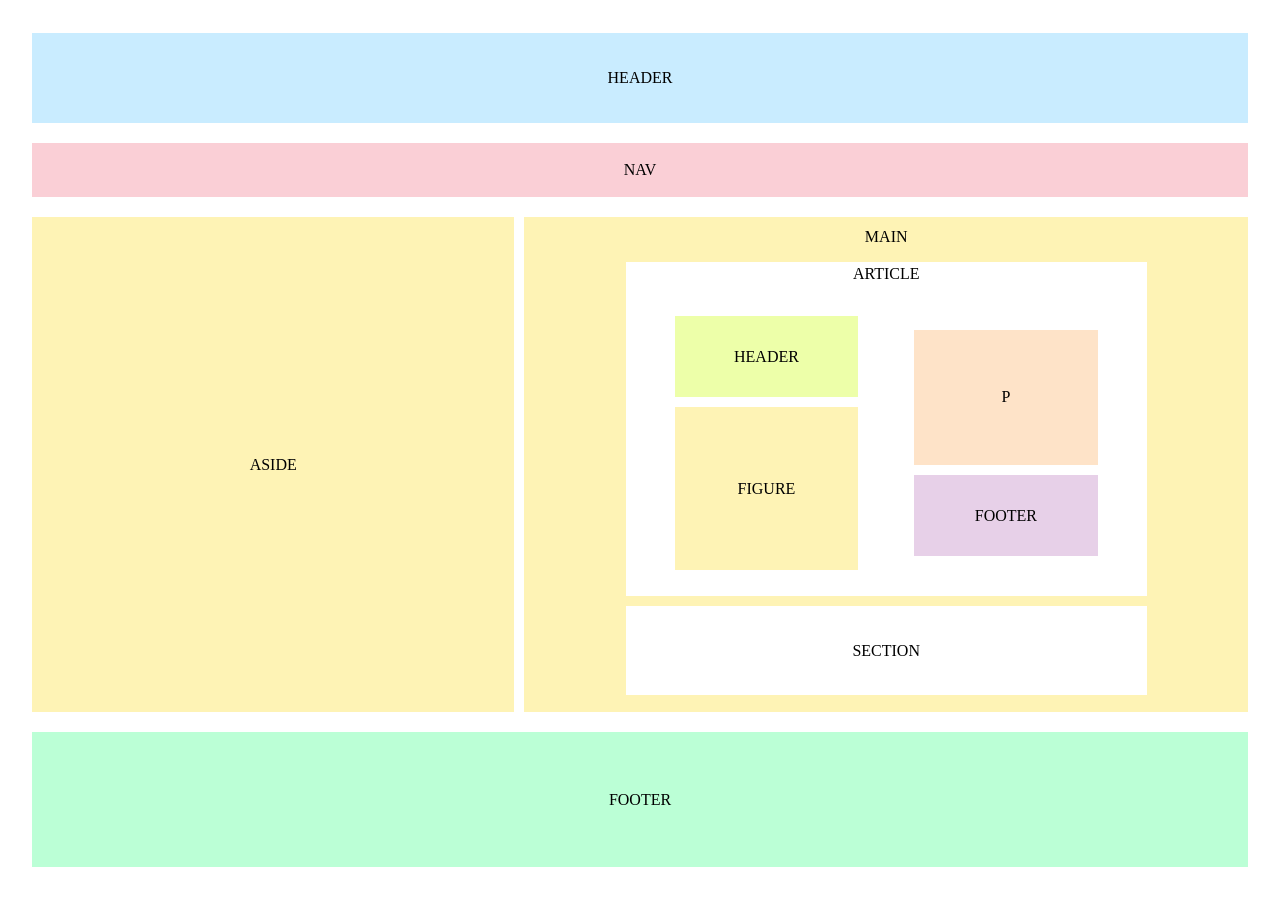
<file: Diseño_Responsive_Prueba/index.html>
<!DOCTYPE html>
<html lang="en">
<head>
    <meta charset="UTF-8">
    <meta name="viewport" content="width=device-width, initial-scale=1.0">
    <title>Document</title>
    <link rel="stylesheet" href="style.css">
</head>
<body>
    <header class="header-body">HEADER</header>
    <nav>NAV</nav>
    <div class="contenedor">
        <aside>ASIDE</aside>
        <main>MAIN
            <div class="contenedor-main">
                <article>ARTICLE
                    <div class="contenedor-article">
                        <div class="contenedor-article-izq">
                            <header class="header-main">HEADER</header>
                            <figure>FIGURE</figure>
                        </div>
                        <div class="contenedor-article-der">
                            <p>P</p>
                            <footer class="footer-main">FOOTER</footer>
                        </div>
                    </div>
                </article>
                <section>SECTION</section>
            </div>
        </main>
    </div>
    <footer class="footer-body">FOOTER</footer>
</body>
</html>
</file>
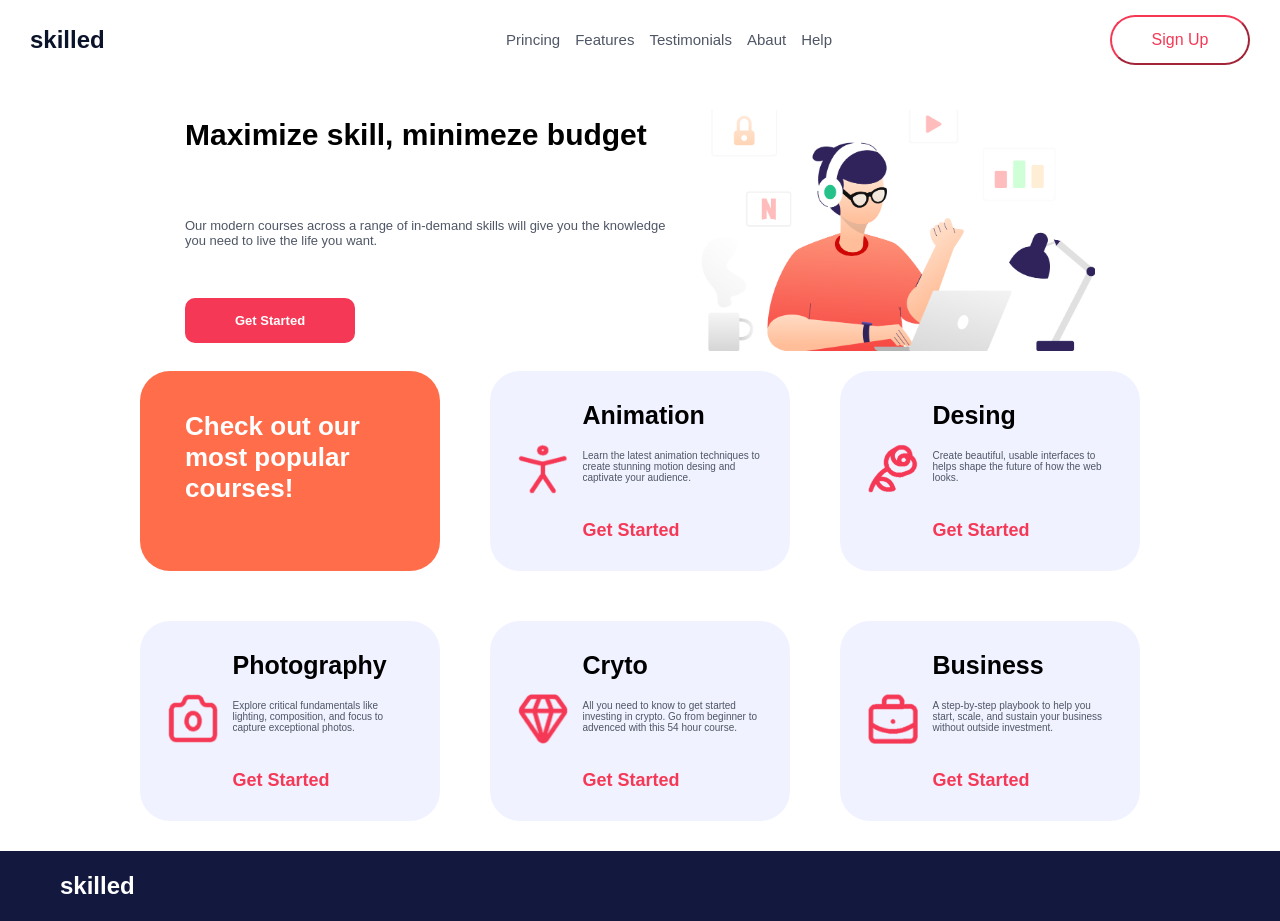
<file: Landing_responsive/index.html>
<!DOCTYPE html>
<html lang="en">
<head>
    <meta charset="UTF-8">
    <meta name="viewport" content="width=device-width, initial-scale=1.0">
    <title>Document</title>
    <link rel="stylesheet" href="style.css">
</head>
<body class="body">
    <header class="header-principal">
        <nav class="navbar">
            <h1 class="logo">skilled</h1>
            <label class="label-hamburguesa" for="menu-hamburguesa">
                <svg xmlns="http://www.w3.org/2000/svg" 
                    width="35" 
                    height="35" 
                    fill="currentColor" 
                    class="list-icon" 
                    viewBox="0 0 16 16"
                >
                    <path fill-rule="evenodd" d="M2.5 12a.5.5 0 0 1 .5-.5h10a.5.5 0 0 1 0 1H3a.5.5 0 0 1-.5-.5m0-4a.5.5 0 0 1 .5-.5h10a.5.5 0 0 1 0 1H3a.5.5 0 0 1-.5-.5m0-4a.5.5 0 0 1 .5-.5h10a.5.5 0 0 1 0 1H3a.5.5 0 0 1-.5-.5"/>
                </svg>
            </label>
            <input type="checkbox" class="menu-hamburguesa" id="menu-hamburguesa">
            <ul class="ul-links">
                <div class="links-sin-boton">
                    <li class="li-links">
                        <a href="#" class="link">Princing</a>
                    </li>
                    <li class="li-links">
                        <a href="#" class="link">Features</a>
                    </li>
                    <li class="li-links">
                        <a href="#" class="link">Testimonials</a>
                    </li>
                    <li class="li-links">
                        <a href="#" class="link">Abaut</a>
                    </li>
                    <li class="li-links">
                        <a href="#" class="link">Help</a>
                    </li>
                </div>
                <button class="boton-sing-up">Sign Up</button>
            </ul>
            
        </nav>
    </header>
    <main class="main">
        <div class="contenedor-principal">
            <section class="section-principal">
                <h2 class="titulo-section-principal">Maximize skill, minimeze budget</h2>
                <p class="parrafo-section-principal">Our modern courses across a range of in-demand skills will give you the knowledge you need to live the life you want.</p>
                <button class="boton-get-started">Get Started</button>
            </section>
            <figure class="figure-principal">
                <img src="/Landing_responsive/image.png" alt="parcerito" class="imagen">
            </figure>
        </div>
        <section class="section-tarjetas">
            <div class="tarjeta-principal">
                <article class="article-principal">
                    <h3 class="texto-article-principal">Check out our most popular courses!</h3>
                </article>
            </div>
            <div class="tarjetas">
                <figure class="figure-tarjetas">
                    <img src="/Landing_responsive/Animation.png" alt="parcerito" class="logo-tarjetas">
                </figure>
                <article class="article-estandar">
                    <h3 class="titulo-article-estandar">Animation</h3>
                    <p class="parrafo-article">Learn the latest animation techniques to create stunning motion desing and captivate your audience.</p>
                    <button class="boton-tarjetas">Get Started</button>
                </article>
            </div>
            <div class="tarjetas">
                <figure class="figure-tarjetas">
                    <img src="/Landing_responsive/Desing.png" alt="parcerito" class="logo-tarjetas">
                </figure>
                <article class="article-estandar">
                    <h3 class="titulo-article-estandar">Desing</h3>
                    <p class="parrafo-article">Create beautiful, usable interfaces to helps shape the future of how the web looks.</p>
                    <button class="boton-tarjetas">Get Started</button>
                </article>
            </div>
            <div class="tarjetas">
                <figure class="figure-tarjetas">
                    <img src="/Landing_responsive/Photography.png" alt="parcerito" class="logo-tarjetas">
                </figure>
                <article class="article-estandar">
                    <h3 class="titulo-article-estandar">Photography</h3>
                    <p class="parrafo-article">Explore critical fundamentals like lighting, composition, and focus to capture exceptional photos.</p>
                    <button class="boton-tarjetas">Get Started</button>
                </article>
            </div>
            <div class="tarjetas">
                <figure class="figure-tarjetas">
                    <img src="/Landing_responsive/Crypto.png" alt="parcerito" class="logo-tarjetas">
                </figure>
                <article class="article-estandar">
                    <h3 class="titulo-article-estandar">Cryto</h3>
                    <p class="parrafo-article">All you need to know to get started investing in crypto. Go from beginner to advenced with this 54 hour course.</p>
                    <button class="boton-tarjetas">Get Started</button>
                </article>
            </div>
            <div class="tarjetas">
                <figure class="figure-tarjetas">
                    <img src="/Landing_responsive/Business.png" alt="parcerito" class="logo-tarjetas">
                </figure>
                <article class="article-estandar">
                    <h3 class="titulo-article-estandar">Business</h3>
                    <p class="parrafo-article">A step-by-step playbook to help you start, scale, and sustain your business without outside investment.</p>
                    <button class="boton-tarjetas">Get Started</button>
                </article>
            </div>
        </section>
    </main>
    <footer class="footer">
        <h2 class="text-footer">skilled</h2>
    </footer>
</body>
</html>
</file>
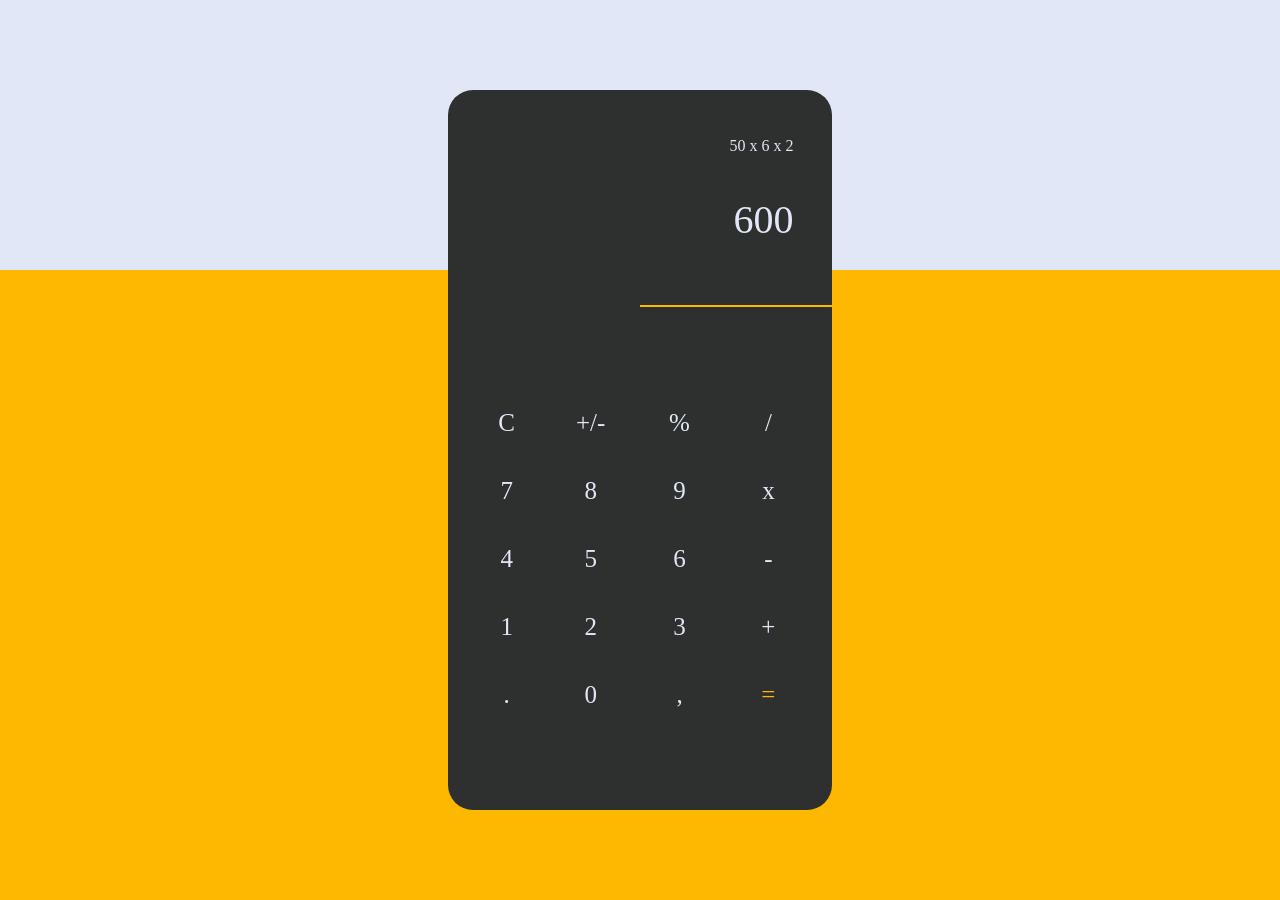
<file: Reto_02/index.html>
<!DOCTYPE html>
<html lang="en">
<head>
    <meta charset="UTF-8">
    <meta name="viewport" content="width=device-width, initial-scale=1.0">
    <title>Document</title>
    <link rel="stylesheet" href="style.css">
</head>
<body>
    <div class="fondo">
        <div class="calculadora">
            <div class="salida">
                <div class="resumen">50 x 6 x 2</div>
                <div class="resultado">600</div>
            </div>
            <div class="linea">
                <div class="color"></div>
            </div>
            <div class="ingreso">
                <div class="columna1">
                    <div class="Borrar">C</div>
                    <div class="7">7</div>
                    <div class="4">4</div>
                    <div class="1">1</div>
                    <div class="vacio">.</div>
                </div>
                <div class="columna2">
                    <div class="signo">+/-</div>
                    <div class="8">8</div>
                    <div class="5">5</div>
                    <div class="2">2</div>
                    <div class="0">0</div>
                </div>
                <div class="columna3">
                    <div class="porcentaje">%</div>
                    <div class="9">9</div>
                    <div class="6">6</div>
                    <div class="3">3</div>
                    <div class="coma">,</div>
                </div>
                <div class="columna4">
                    <div class="div">/</div>
                    <div class="multi">x</div>
                    <div class="menos">-</div>
                    <div class="mas">+</div>
                    <div class="igual">=</div>
                </div>

            </div>
        </div>
    </div>
</body>
</html>
</file>
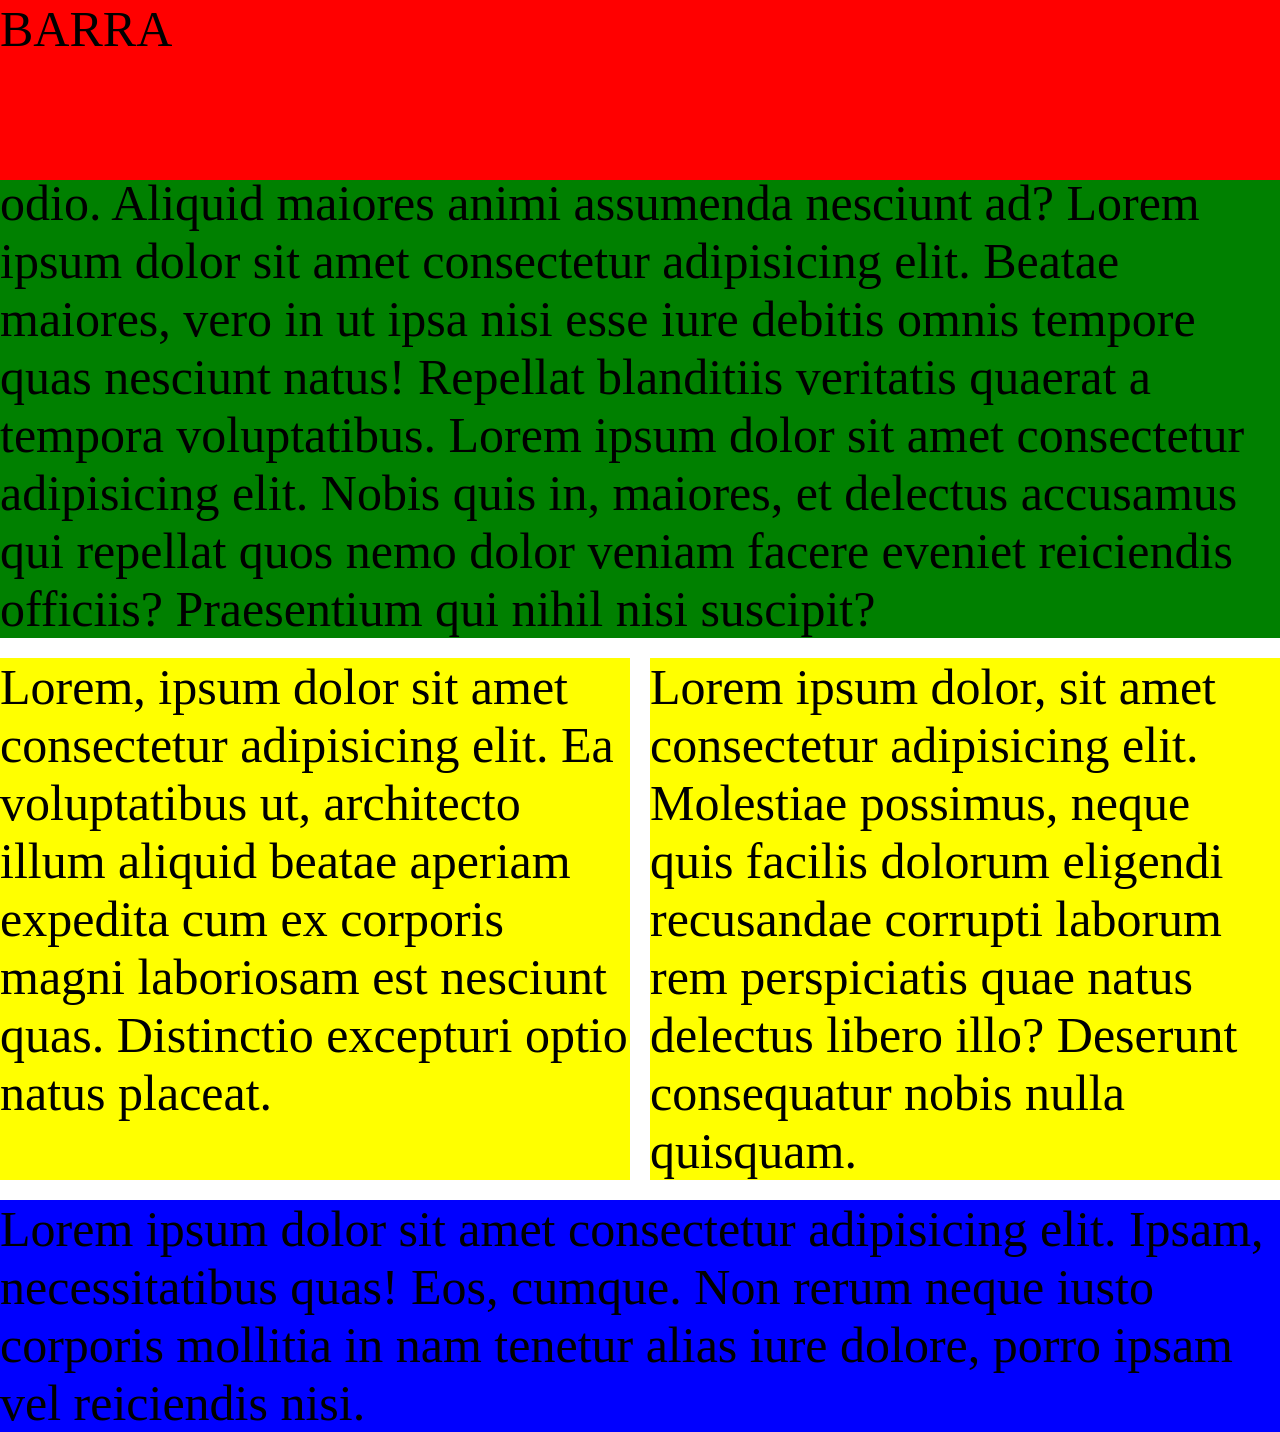
<file: Posiciones/Fixed/index.html>
<!DOCTYPE html>
<html lang="en">
<head>
    <meta charset="UTF-8">
    <meta name="viewport" content="width=device-width, initial-scale=1.0">
    <title>Document</title>
    <link rel="stylesheet" href="style.css">
</head>
<body>
    <div class="rojo">
        BARRA
    </div>
    <div class="verde">
        Lorem ipsum dolor sit amet consectetur, adipisicing elit. Temporibus eaque placeat facilis fugiat porro cum sed accusamus unde enim quos, reprehenderit repudiandae, nam odio. Aliquid maiores animi assumenda nesciunt ad?
        Lorem ipsum dolor sit amet consectetur adipisicing elit. Beatae maiores, vero in ut ipsa nisi esse iure debitis omnis tempore quas nesciunt natus! Repellat blanditiis veritatis quaerat a tempora voluptatibus.
        Lorem ipsum dolor sit amet consectetur adipisicing elit. Nobis quis in, maiores, et delectus accusamus qui repellat quos nemo dolor veniam facere eveniet reiciendis officiis? Praesentium qui nihil nisi suscipit?
    </div>
    <div class="contenedor">
        <div class="amarillo">
            Lorem, ipsum dolor sit amet consectetur adipisicing elit. Ea voluptatibus ut, architecto illum aliquid beatae aperiam expedita cum ex corporis magni laboriosam est nesciunt quas. Distinctio excepturi optio natus placeat.
        </div>
        <div class="amarillo">
            Lorem ipsum dolor, sit amet consectetur adipisicing elit. Molestiae possimus, neque quis facilis dolorum eligendi recusandae corrupti laborum rem perspiciatis quae natus delectus libero illo? Deserunt consequatur nobis nulla quisquam.
        </div>
    </div>
    <div class="azul">
        Lorem ipsum dolor sit amet consectetur adipisicing elit. Ipsam, necessitatibus quas! Eos, cumque. Non rerum neque iusto corporis mollitia in nam tenetur alias iure dolore, porro ipsam vel reiciendis nisi.
    </div>
</body>
</html>
</file>
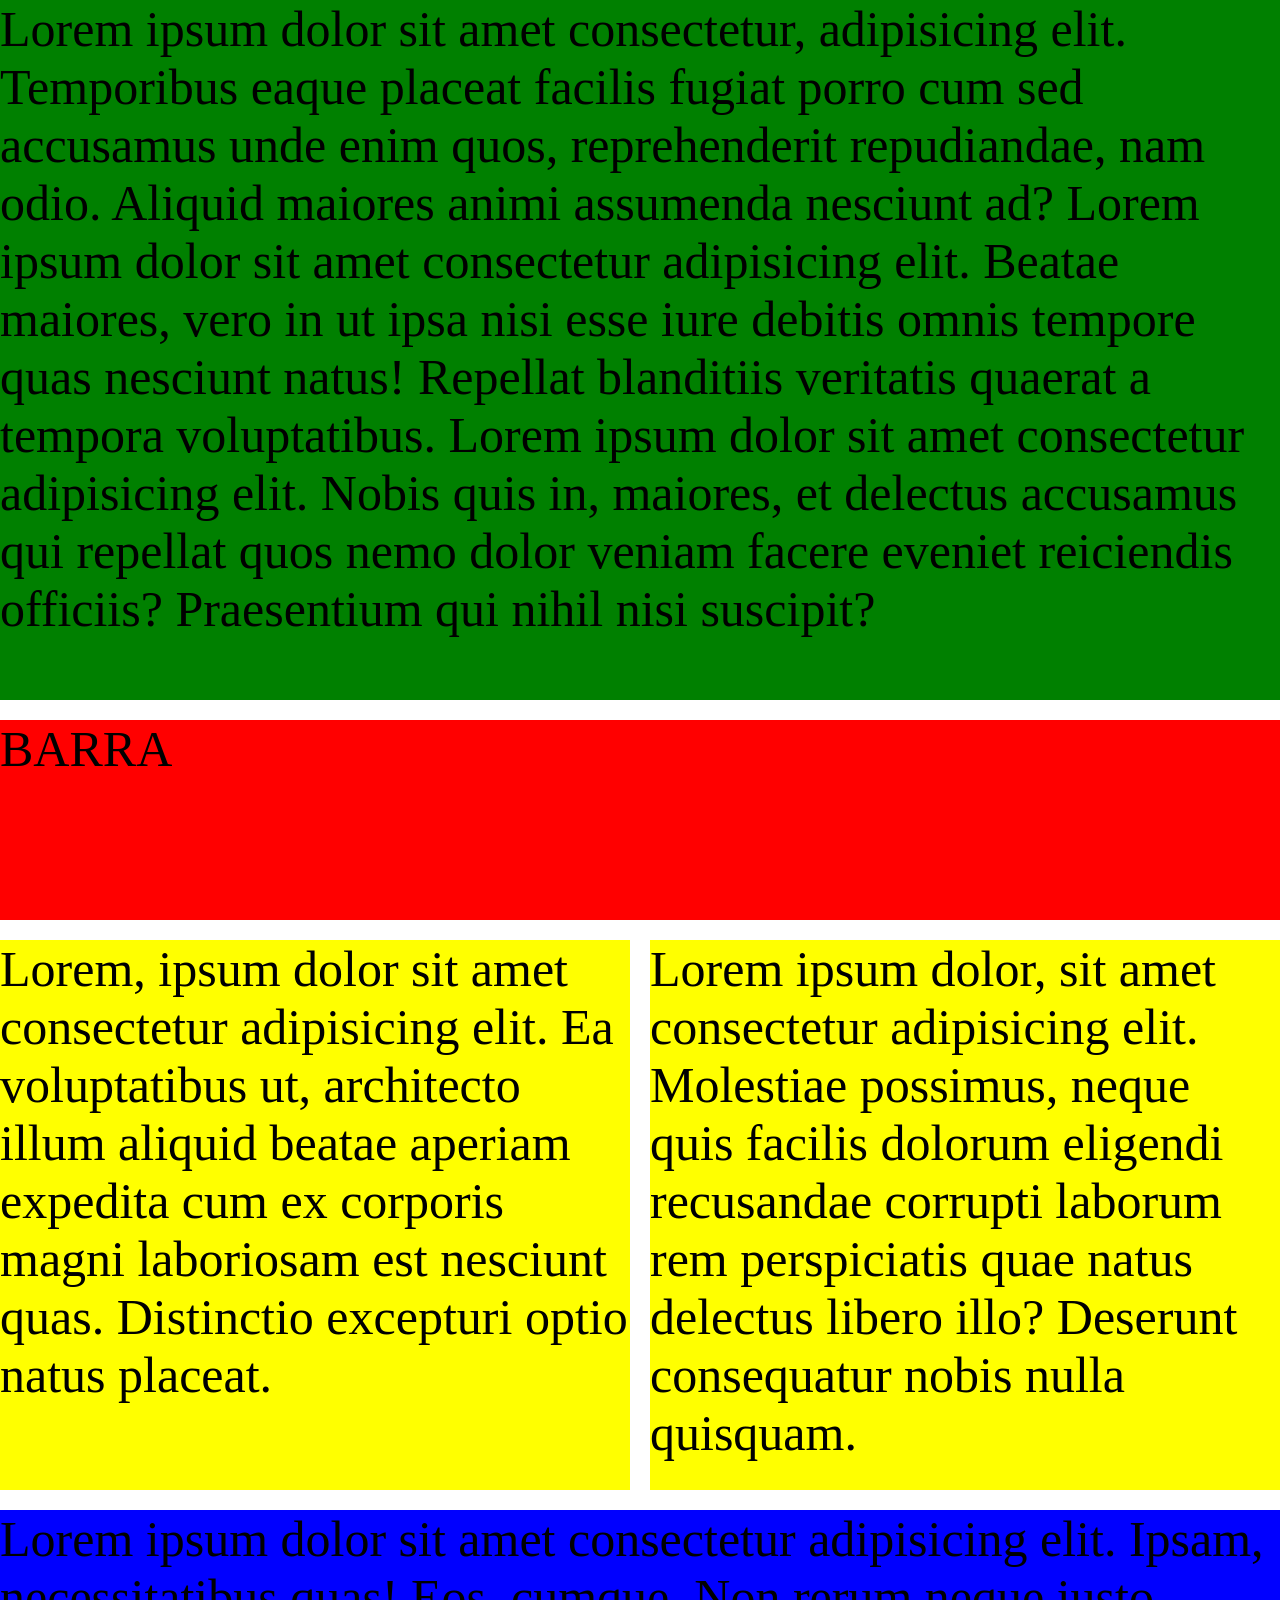
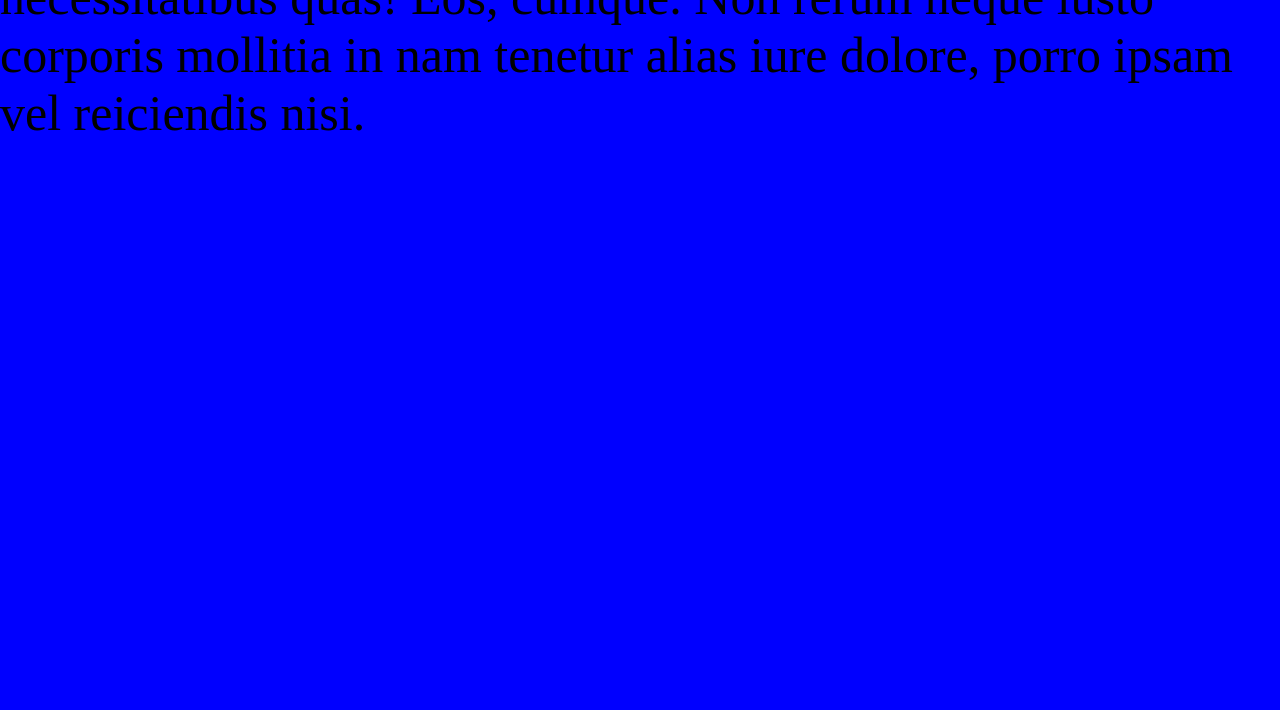
<file: Posiciones/Sticky/index.html>
<!DOCTYPE html>
<html lang="en">
<head>
    <meta charset="UTF-8">
    <meta name="viewport" content="width=device-width, initial-scale=1.0">
    <title>Document</title>
    <link rel="stylesheet" href="style.css">
</head>
<body>
    <div class="verde">
        Lorem ipsum dolor sit amet consectetur, adipisicing elit. Temporibus eaque placeat facilis fugiat porro cum sed accusamus unde enim quos, reprehenderit repudiandae, nam odio. Aliquid maiores animi assumenda nesciunt ad?
        Lorem ipsum dolor sit amet consectetur adipisicing elit. Beatae maiores, vero in ut ipsa nisi esse iure debitis omnis tempore quas nesciunt natus! Repellat blanditiis veritatis quaerat a tempora voluptatibus.
        Lorem ipsum dolor sit amet consectetur adipisicing elit. Nobis quis in, maiores, et delectus accusamus qui repellat quos nemo dolor veniam facere eveniet reiciendis officiis? Praesentium qui nihil nisi suscipit?
    </div>
    <div class="rojo">
        BARRA
    </div>
    <div class="contenedor">
        <div class="amarillo">
            Lorem, ipsum dolor sit amet consectetur adipisicing elit. Ea voluptatibus ut, architecto illum aliquid beatae aperiam expedita cum ex corporis magni laboriosam est nesciunt quas. Distinctio excepturi optio natus placeat.
        </div>
        <div class="amarillo">
            Lorem ipsum dolor, sit amet consectetur adipisicing elit. Molestiae possimus, neque quis facilis dolorum eligendi recusandae corrupti laborum rem perspiciatis quae natus delectus libero illo? Deserunt consequatur nobis nulla quisquam.
        </div>
    </div>
    <div class="azul">
        Lorem ipsum dolor sit amet consectetur adipisicing elit. Ipsam, necessitatibus quas! Eos, cumque. Non rerum neque iusto corporis mollitia in nam tenetur alias iure dolore, porro ipsam vel reiciendis nisi.
    </div>
</body>
</html>
</file>
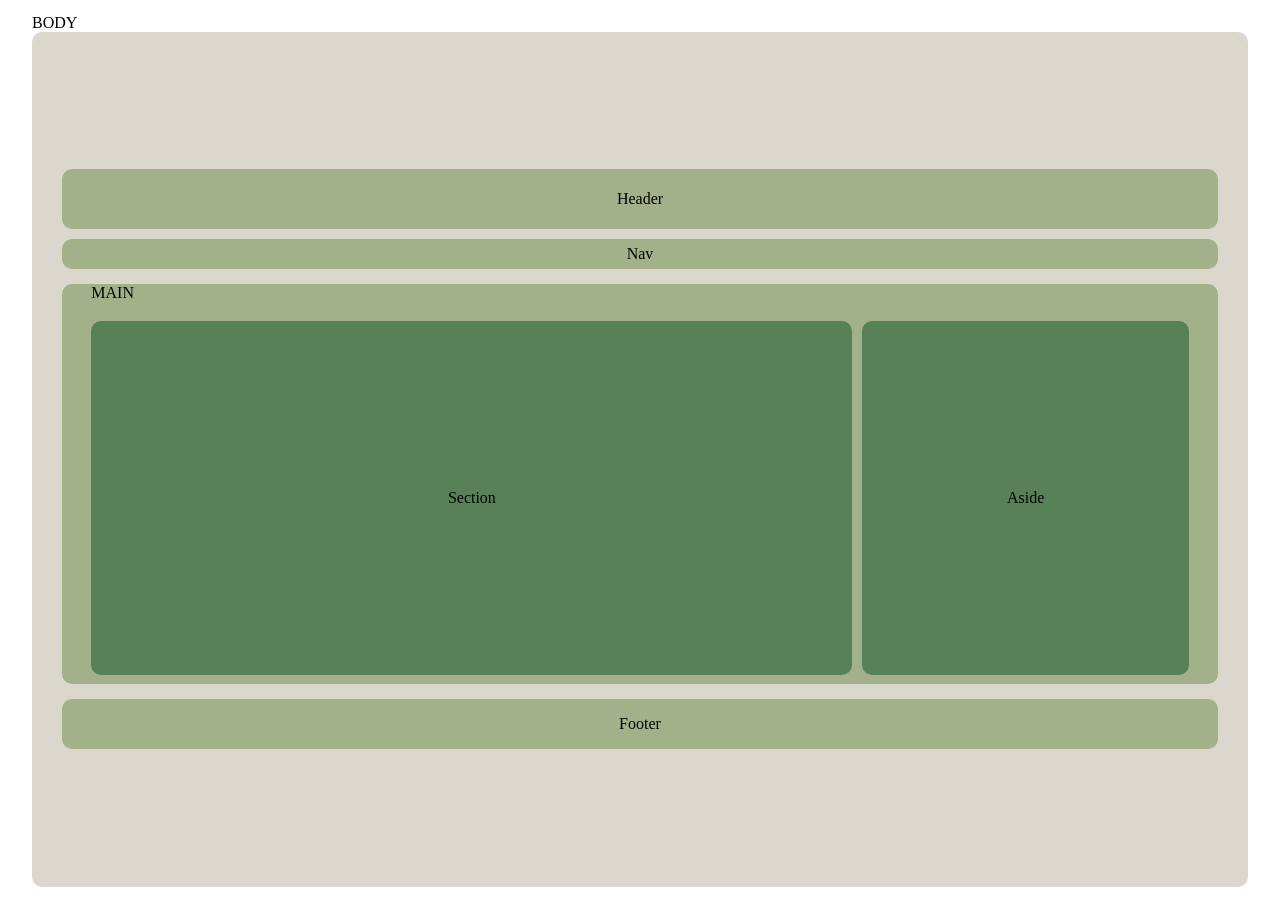
<file: Reto_01/Referencia_01/index.html>
<!DOCTYPE html>
<html lang="en">
<head>
    <meta charset="UTF-8">
    <meta name="viewport" content="width=device-width, initial-scale=1.0">
    <title>Ejercicio_Foto1</title>
    <link rel="stylesheet" href="style.css">
</head>
<body class="body">
    <div class="text">BODY</div>
    <div class="body-content">
        <div class="header">
            <div class="header-inside">Header</div>
            <div class="nav">Nav</div>
        </div>
        <div class="main">
            <div class="text">MAIN</div>
            <div class="content">
                <div class="section">Section</div>
                <div class="aside">Aside</div>
            </div>
        </div>
        <div class="footer">Footer</div>
    </div>
</body>
</html>
</file>
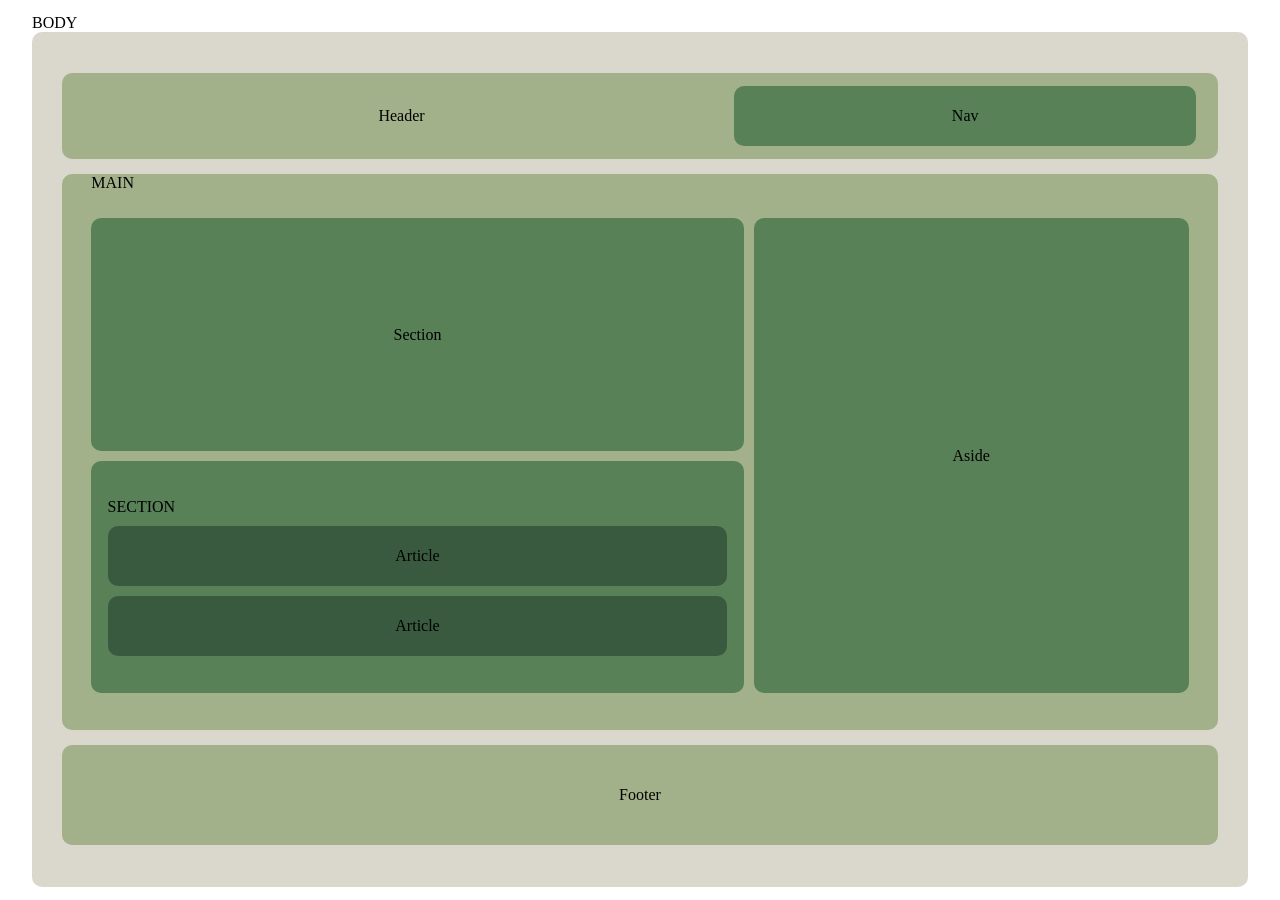
<file: Reto_01/Referencia_02/index.html>
<!DOCTYPE html>
<html lang="en">
<head>
    <meta charset="UTF-8">
    <meta name="viewport" content="width=device-width, initial-scale=1.0">
    <title>Ejercicio_foto2</title>
    <link rel="stylesheet" href="style.css">
</head>
<body class="body">
    <div class="text">BODY</div>
    <div class="body-content">
        <div class="header-content">
            <div class="header">Header</div>
            <div class="nav">Nav</div>
        </div>
        <div class="main">
            <div class="text">MAIN</div>
            <div class="contenedor">
                <div class="content">
                    <div class="section1">Section</div>
                    <div class="section2">
                        <div class="text">SECTION</div>
                        <div class="article">Article</div>
                        <div class="article">Article</div>
                    </div>
                </div>
                <div class="aside">Aside</div>
            </div>
        </div>
        <div class="footer">Footer</div>
    </div>
</body>
</html>
</file>
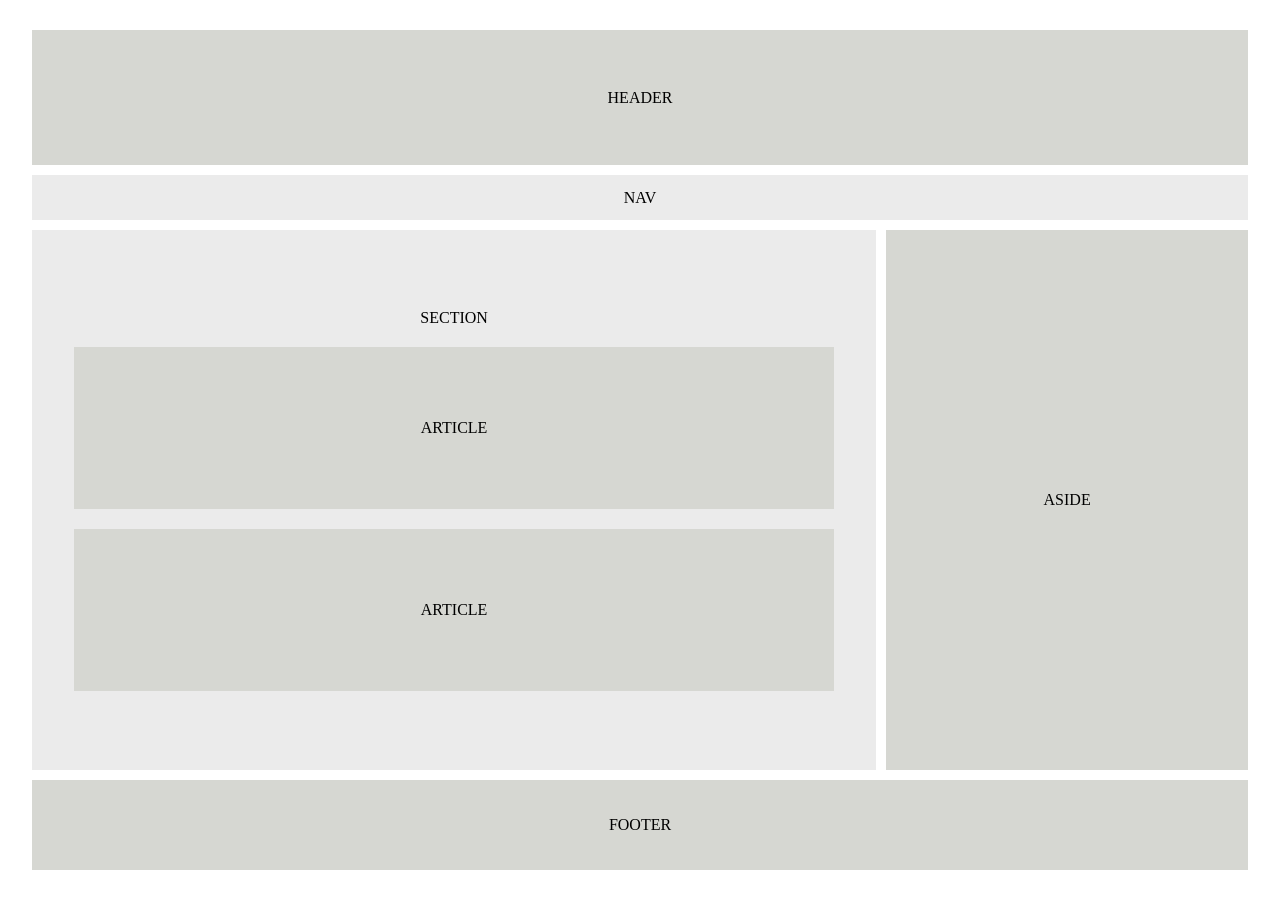
<file: Reto_03/02/index.html>
<!DOCTYPE html>
<html lang="en">
<head>
    <meta charset="UTF-8">
    <meta name="viewport" content="width=device-width, initial-scale=1.0">
    <title>Document</title>
    <link rel="stylesheet" href="style.css">
</head>
<body class="body">
    <header class="header">HEADER</header>
    <nav class="nav">NAV</nav>
    <div class="contenedor-main">
        <section class="section">SECTION
            <article class="article">ARTICLE</article>
            <article class="article">ARTICLE</article>
        </section>
        <aside class="aside">ASIDE</aside>
    </div>
    <footer class="footer">FOOTER</footer>
</body>
</html>
</file>
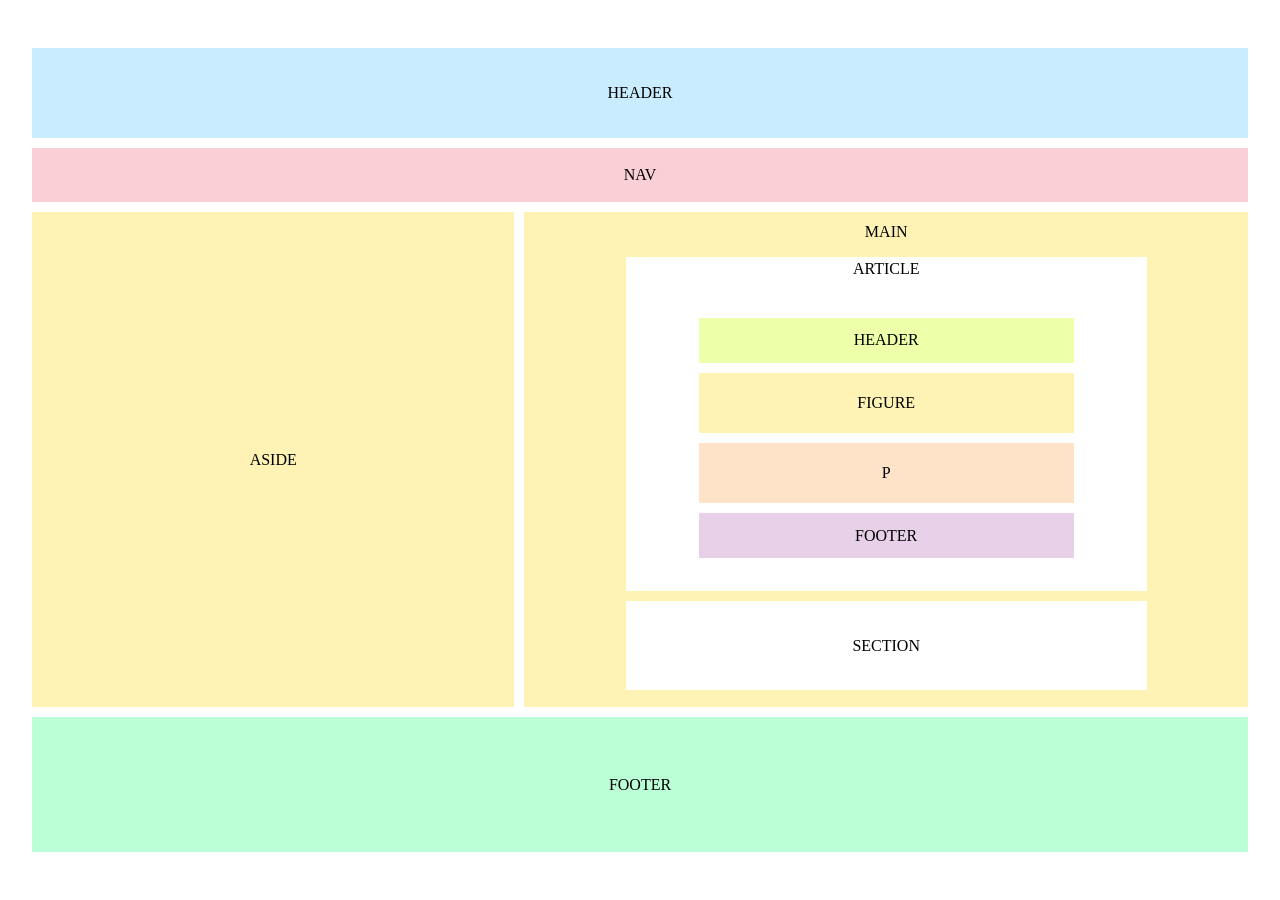
<file: Reto_03/semántico/index.html>
<!DOCTYPE html>
<html lang="en">
<head>
    <meta charset="UTF-8">
    <meta name="viewport" content="width=device-width, initial-scale=1.0">
    <title>Document</title>
    <link rel="stylesheet" href="style.css">
</head>
<body>
    <header class="header-body">HEADER</header>
    <nav>NAV</nav>
    <div class="contenedor">
        <aside>ASIDE</aside>
        <main>MAIN
            <div class="contenedor-main">
                <article>ARTICLE
                    <div class="contenedor-article">
                        <header class="header-main">HEADER</header>
                        <figure>FIGURE</figure>
                        <p>P</p>
                        <footer class="footer-main">FOOTER</footer>
                    </div>
                </article>
                <section>SECTION</section>
            </div>
        </main>
    </div>
    <footer class="footer-body">FOOTER</footer>
</body>
</html>
</file>
<file: Diseño_Responsive_Prueba/style.css>
*{
    box-sizing: border-box;
    padding: 0;
    margin: 0;
}
body{
    width: 100%;
    height: 100vh;
    display: flex;
    justify-content: center;
    align-items: center;
    flex-direction: column;
    gap: 20px;
}
.header-body{
    background-color: #c9ecff;
    width: 95%;
    height: 10%;
    display: flex;
    justify-content: center;
    align-items: center;
}
nav{
    width: 95%;
    height: 6%;
    background-color: #facfd6;
    display: flex;
    justify-content: center;
    align-items: center ;
}
.contenedor{
    width: 95%;
    height: 55%;
    display: flex;
    justify-content: center;
    align-items: center;
    gap: 10px;
}
aside{
    width: 40%;
    height: 100%;
    background-color: #fef3b5;
    display: flex;
    justify-content: center;
    align-items: center;
}
main{
    width: 60%;
    height: 100%;
    background-color: #fef3b5;
    display: flex;
    justify-content: center;
    align-items: center;
    flex-direction: column;
    gap: 10px;
}
.contenedor-main{
    width: 90%;
    height: 90%;
    display: flex;
    justify-content: center;
    align-items: center;
    flex-direction: column;
    gap: 10px;
}
article{
    width: 80%;
    height: 75%;
    background-color: #ffffff;
    display: flex;
    justify-content: center;
    align-items: center;
    flex-direction: column;
    gap: 10px;
}
.contenedor-article{
    width: 90%;
    height: 90%;
    display: flex;
    justify-content: center;
    align-items: center;
    gap: 10px;
}
.contenedor-article-izq{
    width: 90%;
    height: 90%;
    display: flex;
    justify-content: center;
    align-items: center;
    flex-direction: column;
    gap: 10px;
}
.contenedor-article-der{
    width: 90%;
    height: 90%;
    display: flex;
    justify-content: center;
    align-items: center;
    flex-direction: column;
    gap: 10px;
}
.header-main{
    width: 80%;
    height: 30%;
    background-color: #edffa9;
    display: flex;
    justify-content: center;
    align-items: center;
}
figure{
    width: 80%;
    height: 60%;
    background-color: #fef3b5;
    display: flex;
    justify-content: center;
    align-items: center;
}
p{
    width: 80%;
    height: 50%;
    background-color: #fee3c8;
    display: flex;
    justify-content: center;
    align-items: center;
}
.footer-main{
    width: 80%;
    height: 30%;
    background-color: #e7d0e8;
    display: flex;
    justify-content: center;
    align-items: center;
}
section{
    width: 80%;
    height: 20%;
    background-color: #ffffff;
    display: flex;
    justify-content: center;
    align-items: center;
}
.footer-body{
    width: 95%;
    height: 15%;
    background-color: #bbffd6;
    display: flex;
    justify-content: center;
    align-items: center;
}
@media (max-width:420px){
    .contenedor{
        flex-direction: column;
    }
    aside{
        width: 95%;
    }
    main{
        width: 95%;
    }
}
@media (max-width:600px){
    article{
        font-size: 10px;
    }
    .contenedor-article{
        flex-direction: column;
    }
}
</file>
<file: Landing_responsive/style.css>
*{
    box-sizing: border-box;
    padding: 0;
    margin: 0;
}
.body{
    font-family: Verdana, Geneva, Tahoma, sans-serif;
    max-width: 100%;
    height: 200vh;
    /* display: flex;
    justify-content: center;
    align-items: center;
    flex-direction: column;
    gap: 20px; */
}
.header-principal {
    width: 100%;
    height: 80px;
    background-color: #FFFFFF;
}
.navbar{
    height: 100%;
    display: flex;
    align-items: center;
    flex-wrap: wrap;
    position: relative;
    justify-content: space-between;
    padding: 0 30px;
}
.logo{
    color: #0B132A;
}
a{
    text-decoration: none;
}
ul{
    list-style: none;
}
.menu-hamburguesa{
    display: none;
}
.menu-hamburguesa:checked + .ul-links{
    height: calc(100vh - 80px);
}
.list-icon {
    color: #F53855;
    cursor: pointer;
}
.ul-links {
    height: 0;
    overflow: hidden;
    width: 100%;
    position: absolute;
    top: 80px;
    left: 0;
    background-color: #F53855;
    display: flex;
    justify-content: center;
    align-items: center;
    flex-direction: column;
    gap: 50px;
}
.links-sin-boton{
    display: flex;
    align-items: center;
    justify-content: center;
    flex-direction: column;
    gap: 50px;
}
.link {
    font-size: 25px;
    font-weight: bold;
    color: #FFFFFF;
}
.boton-sing-up{
    width: 140px;
    height: 50px;
    cursor: pointer;
    font-size: 16px;
    color: #F53855;
    border-radius: 50px;
    border-color: #F53855;
    background-color: #FFFFFF;
}
.main {
    width: 100%;
    display: flex;
    flex-direction: column;
    justify-content: center;
    align-items: center;
    gap: 20px;
    padding: 30px 0;
}
.contenedor-principal {
    display: flex;
    flex-direction: column;
    align-items: center;
    justify-content: center;
    gap: 60px;
}
.section-principal {
    padding: 0 30px;
    width: 100%;
}
.titulo-section-principal {
    height: 100px;
    font-size: 30px;
}
.parrafo-section-principal {
    color: #4F5665;
    font-size: 13px;
    height: 80px;
}
.boton-get-started {
    font-size: 13px;
    font-weight: 600;
    background-color: #F53855;
    color: #FFFFFF;
    padding: 15px 50px;
    border-radius: 10px;
    border: none
}
.figure-principal{
    width: 100%;
    max-width: 400PX;
    padding: 0 30px;
    height: auto;
    display: flex;
    justify-content: center;
    align-items: center;

}
.imagen {
    width: 100%;
}
.section-tarjetas {
    display: grid;
    grid-template-columns: 1fr;
    gap: 50px;
}
.tarjeta-principal {
    width: 300px;
    height: 200px;
    background-color: #FF6D4B;
    border-radius: 30px;
    display: flex;
    justify-content: center;
    align-items: center;
}
.texto-article-principal{
    font-size: 26px;
    color: #FFFFFF;
}
.article-principal {
    width: 210px;
    height: 120px;
}
.tarjetas {
    width: 300px;
    height: 200px;
    padding: 0 25px;
    display: flex;
    justify-content: center;
    align-items: center;
    border-radius: 30px;
    gap: 15px;
    background-color: #F0F2FF;
}
.figure-tarjetas {
    width: 50px;
}
.logo-tarjetas {
    width: 100%;
    height: 100%;
}
.article-estandar {
    width: 180px;
    height: 140px;
    display: flex;
    flex-direction: column;
    justify-content: space-between;
}
.titulo-article-estandar{
    font-size: 25px;
}
.parrafo-article {
    height: 50px;
    font-size: 10px;
    color: #4F5665;
}
.boton-tarjetas {
    font-size: 18px;
    border: none;
    background: none;
    cursor: pointer;
    margin-right: auto;
    font-weight: bold;
    color: #F53855;
}
.footer {
    height: 70px;
    background-color: #13183E;
    padding: 0 60px;
    display: flex;
    justify-content: flex-start;
    align-items: center;
}
.text-footer{
    color: #FFFFFF;
}
@media (min-width: 720px) {
    .body{
        height: 100vh;
    }
    .label-hamburguesa {
        display: none;
    }
    .ul-links{
        width: auto;
        height: auto;
        position: static;
        flex-direction: row;
        background-color: #FFFFFF;
    }
    .link{
        font-size: 15px;
        color: #4F5665;
        font-weight: 300;
    }
    .links-sin-boton{
        position: absolute;
        right: 28%;
        z-index: 50;
        flex-direction: row;
        gap: 15px;
    }
    .contenedor-principal{
        flex-direction: row;
        gap: 10px;
    }
    .section-tarjetas{
        grid-template-columns: 1fr 1fr;
    }
}
@media (min-width: 1024px) {
    .links-sin-boton{
        right: 35%;
    }
    .section-tarjetas{
        grid-template-columns: 1fr 1fr 1fr;
    }
    .section-principal{
        width: 500px;
        padding: 0;
    }
    .figure-principal{
        width: 500px;
        padding: 0;
    }
}
</file>
<file: Reto_02/style.css>
*{
    box-sizing: border-box;
    padding: 0;
    margin: 0;
}
body{
    width: 100%;
    height: 100vh;
    display: flex;
    justify-content: center;
    align-items: center;
}
.fondo{
    width: 100%;
    height: 100%;
    background: linear-gradient(to top, #feb800 70%, #e1e7f7 30%);
    display: flex;
    justify-content: center;
    align-items: center;
}
.calculadora{
    width: 30%;
    height: 80%;
    display: flex;
    justify-content: center;
    align-items: center;
    background-color: #2e302f;
    z-index: 2;
    flex-direction: column;
    border-radius: 25px;
    color: #e1e7f7;
}
.salida{
    width: 80%;
    height: 30%;
    display: flex;
    justify-content: center;
    align-items: center;
    flex-direction: column;
}
.resumen{
    width: 100%;
    height: 20%;
    display: flex;
    justify-content: end;
    align-items: end;
}
.resultado{
    width: 100%;
    height: 60%;
    display: flex;
    justify-content: end;
    align-items: center;
    font-size: 40px;
}
.linea{
    width: 100%;
    height: 2px;
    display: flex;
    background-color: #feb800;
}
.color{
    width: 50%;
    height: 2px;
    display: flex;
    background-color: #2e302f;
}
.ingreso{
    width: 90%;
    height: 70%;
    display: flex;
    justify-content: center;
    align-items: center;
    font-size: 25px;
}
.columna1{
    width: 80%;
    height: 90%;
    display: flex;
    justify-content: center;
    align-items: center;
    flex-direction: column;
    gap: 40px;
}
.columna2{
    width: 90%;
    height: 90%;
    display: flex;
    justify-content: center;
    align-items: center;
    flex-direction: column;
    gap: 40px;
}
.columna3{
    width: 90%;
    height: 90%;
    display: flex;
    justify-content: center;
    align-items: center;
    flex-direction: column;
    gap: 40px;
}
.columna4{
    width: 90%;
    height: 90%;
    display: flex;
    justify-content: center;
    align-items: center;
    flex-direction: column;
    gap: 40px;
}
.igual{
    color: #feb800;
}
</file>
<file: Posiciones/Fixed/style.css>
*{
    margin: 0;
    padding: 0;
    box-sizing: border-box;
}
body{
    width: 100%;
    height: 100vh;
    display: flex;
    flex-direction: column;
    gap: 20px;
    font-size: 50px;
}
.rojo{
    width: 100%;
    height: 20%;
    background-color: red;
    position: fixed;
}
.verde{
    width: 100%;
    height: 700px;
    background-color: green;
}
.contenedor{
    width: 100%;
    height: 550px;
    display: flex;
    flex-direction: row;
    gap: 20px;
}
.amarillo{
    width: 50%;
    height: 100%;
    background-color: yellow;
}
.azul{
    width: 100%;
    height: 800px;
    background-color: blue;
}
</file>
<file: Posiciones/Sticky/style.css>
*{
    margin: 0;
    padding: 0;
    box-sizing: border-box;
}
body{
    width: 100%;
    display: flex;
    flex-direction: column;
    gap: 20px;
    font-size: 50px;
}
.rojo{
    width: 100%;
    height: 200px;
    background-color: red;
    position: sticky;
    top: 10px;
}
.verde{
    width: 100%;
    height: 700px;
    background-color: green;
}
.contenedor{
    width: 100%;
    height: 550px;
    display: flex;
    flex-direction: row;
    gap: 20px;
}
.amarillo{
    width: 50%;
    height: 100%;
    background-color: yellow;
}
.azul{
    width: 100%;
    height: 800px;
    background-color: blue;
}
</file>
<file: Reto_01/Referencia_01/style.css>
*{
    padding: 0;
    margin: 0;
    box-sizing: border-box;
}
.body{
    width: 100%;
    height: 100vh;
    display: flex; /*Permite cambiar las propiedades en cuanto a posición*/
    justify-content: center;
    align-items: center;
    flex-direction: column;
}
.body-content{
    width: 95%;
    height: 95%;
    display: flex;
    flex-direction: column;
    gap: 15px;
    justify-content: center;
    align-items: center;
    background-color: #DAD7CD;
    border-radius: 10px;
}
.header{
    width: 95%;
    height: 100px;
    display: flex;
    gap: 10px;
    justify-content: center;
    align-items: center;
    border-radius: 10px;
    flex-direction: column;
}
.header-inside{
    width: 100%;
    height: 400px;
    display: flex;
    justify-content: center;
    align-items: center;
    border-radius: 10px;
    background-color: #A3B18A;
}
.nav{
    width: 100%;
    height: 200px;
    display: flex;
    justify-content: center;
    align-items: center;
    border-radius: 10px;
    background-color: #A3B18A;
}
.main{
    width: 95%;
    height: 400px;
    display: flex;
    flex-direction: column;
    justify-content: center;
    align-items: center;
    gap: 10px;
    background-color: #A3B18A;
    border-radius: 10px;
}
.content{
    width: 95%;
    height: 400px;
    display: flex;
    flex-direction: row;
    justify-content: center;
    align-items: center;
    gap: 10px;
    border-radius: 10px;
}
.section{
    width: 70%;
    height: 95%;
    display: flex;
    border-radius: 10px;
    justify-content: center;
    align-items: center;
    background-color: #588157;
}
.aside{
    width: 30%;
    height: 95%;
    display: flex;
    border-radius: 10px;
    justify-content: center;
    align-items: center;
    background-color: #588157;
}
.footer{
    width: 95%;
    height: 50px;
    display: flex;
    justify-content: center;
    align-items: center;
    gap: 10px;
    background-color: #A3B18A;
    border-radius: 10px;
}
.text{
    width: 95%;
}
</file>
<file: Reto_01/Referencia_02/style.css>
*{
    padding: 0;
    margin: 0;
    box-sizing: border-box;
}
.body{
    width: 100%;
    height: 100vh;
    display: flex; /*Permite cambiar las propiedades en cuanto a posición*/
    justify-content: center;
    flex-direction: column;
    align-items: center;
}
.body-content{
    width: 95%;
    height: 95%;
    display: flex;
    gap: 15px;
    justify-content: center;
    align-items: center;
    background-color: #DAD7CD;
    flex-direction: column;
    border-radius: 10px;
}
.header-content{
    width: 95%;
    height: 10%;
    display: flex;
    gap: 15px;
    justify-content: center;
    align-items: center;
    background-color: #A3B18A;
    border-radius: 10px;
}
.header{
    width: 55%;
    height: 70%;
    display: flex;
    justify-content: center;
    align-items: center;
}
.nav{
    width: 40%;
    height: 70%;
    display: flex;
    justify-content: center;
    align-items: center;
    background-color: #588157;
    border-radius: 10px;
}
.main{
    width: 95%;
    height: 65%;
    display: flex;
    text-align: left;
    flex-direction: column;
    align-items: center;
    background-color: #A3B18A;
    border-radius: 10px;
}
.contenedor{
    width: 95%;
    height: 95%;
    display: flex;
    gap: 10px;
    flex-direction: row;
    justify-content: center;
    align-items: center;
    background-color: #A3B18A;
    border-radius: 10px;
}
.content{
    width: 60%;
    height: 90%;
    display: flex;
    gap: 10px;
    justify-content: center;
    align-items: center;
    flex-direction: column;
}
.section1{
    width: 100%;
    height: 300px;
    display: flex;
    background-color: #588157;
    justify-content: center;
    align-items: center;
    border-radius: 10px;
}
.section2{
    width: 100%;
    height: 300px;
    display: flex;
    flex-direction: column;
    gap: 10px;
    background-color: #588157;
    justify-content: center;
    align-items: center;
    border-radius: 10px;
    text-align: left;
}
.article{
    width: 95%;
    height: 60px;
    display: flex;
    background-color: #3A5A40;
    justify-content: center;
    align-items: center;
    border-radius: 10px;
}
.aside{
    width: 40%;
    height: 90%;
    display: flex;
    background-color: #588157;
    justify-content: center;
    align-items: center;
    border-radius: 10px;
}
.footer{
    width: 95%;
    height: 100px;
    display: flex;
    justify-content: center;
    align-items: center;
    border-radius: 10px;
    background-color: #A3B18A;
}
.text{
    width: 95%;
}
</file>
<file: Reto_03/02/style.css>
*{
    box-sizing: border-box;
    margin: 0;
    padding: 0;
}
.body{
    width: 100%;
    height: 100vh;
    display: flex;
    justify-content: center;
    align-items: center;
    gap: 10px;
    flex-direction: column;
}
.header{
    width: 95%;
    height: 15%;
    background-color: #d6d7d2;
    display: flex;
    justify-content: center;
    align-items: center;
}
.nav{
    width: 95%;
    height: 5%;
    background-color: #ebebeb;
    display: flex;
    justify-content: center;
    align-items: center;
}
.contenedor-main{
    width: 95%;
    height: 60%;
    display: flex;
    gap: 10px;
}
.section{
    width: 70%;
    height: 100%;
    background-color: #ebebeb;
    display: flex;
    justify-content: center;
    align-items: center;
    gap: 20px;
    flex-direction: column;
}
.article{
    width: 90%;
    height: 30%;
    background-color: #d6d7d2;
    display: flex;
    justify-content: center;
    align-items: center;
}
.aside{
    width: 30%;
    height: 100%;
    background-color: #d6d7d2;
    display: flex;
    justify-content: center;
    align-items: center;
}
.footer{
    width: 95%;
    height: 10%;
    background-color: #d6d7d2;
    display: flex;
    justify-content: center;
    align-items: center;
}
</file>
<file: Reto_03/semántico/style.css>
*{
    box-sizing: border-box;
    padding: 0;
    margin: 0;
}
body{
    width: 100%;
    height: 100vh;
    display: flex;
    justify-content: center;
    align-items: center;
    flex-direction: column;
    gap: 10px;
}
.header-body{
    background-color: #c9ecff;
    width: 95%;
    height: 10%;
    display: flex;
    justify-content: center;
    align-items: center;
}
nav{
    width: 95%;
    height: 6%;
    background-color: #facfd6;
    display: flex;
    justify-content: center;
    align-items: center ;
}
.contenedor{
    width: 95%;
    height: 55%;
    display: flex;
    justify-content: center;
    align-items: center;
    gap: 10px;
}
aside{
    width: 40%;
    height: 100%;
    background-color: #fef3b5;
    display: flex;
    justify-content: center;
    align-items: center;
}
main{
    width: 60%;
    height: 100%;
    background-color: #fef3b5;
    display: flex;
    justify-content: center;
    align-items: center;
    flex-direction: column;
    gap: 10px;
}
.contenedor-main{
    width: 90%;
    height: 90%;
    display: flex;
    justify-content: center;
    align-items: center;
    flex-direction: column;
    gap: 10px;
}
article{
    width: 80%;
    height: 75%;
    background-color: #ffffff;
    display: flex;
    justify-content: center;
    align-items: center;
    flex-direction: column;
    gap: 10px;
}
.contenedor-article{
    width: 90%;
    height: 90%;
    display: flex;
    justify-content: center;
    align-items: center;
    flex-direction: column;
    gap: 10px;
}
.header-main{
    width: 80%;
    height: 15%;
    background-color: #edffa9;
    display: flex;
    justify-content: center;
    align-items: center;
}
figure{
    width: 80%;
    height: 20%;
    background-color: #fef3b5;
    display: flex;
    justify-content: center;
    align-items: center;
}
p{
    width: 80%;
    height: 20%;
    background-color: #fee3c8;
    display: flex;
    justify-content: center;
    align-items: center;
}
.footer-main{
    width: 80%;
    height: 15%;
    background-color: #e7d0e8;
    display: flex;
    justify-content: center;
    align-items: center;
}
section{
    width: 80%;
    height: 20%;
    background-color: #ffffff;
    display: flex;
    justify-content: center;
    align-items: center;
}
.footer-body{
    width: 95%;
    height: 15%;
    background-color: #bbffd6;
    display: flex;
    justify-content: center;
    align-items: center;
}
</file>
